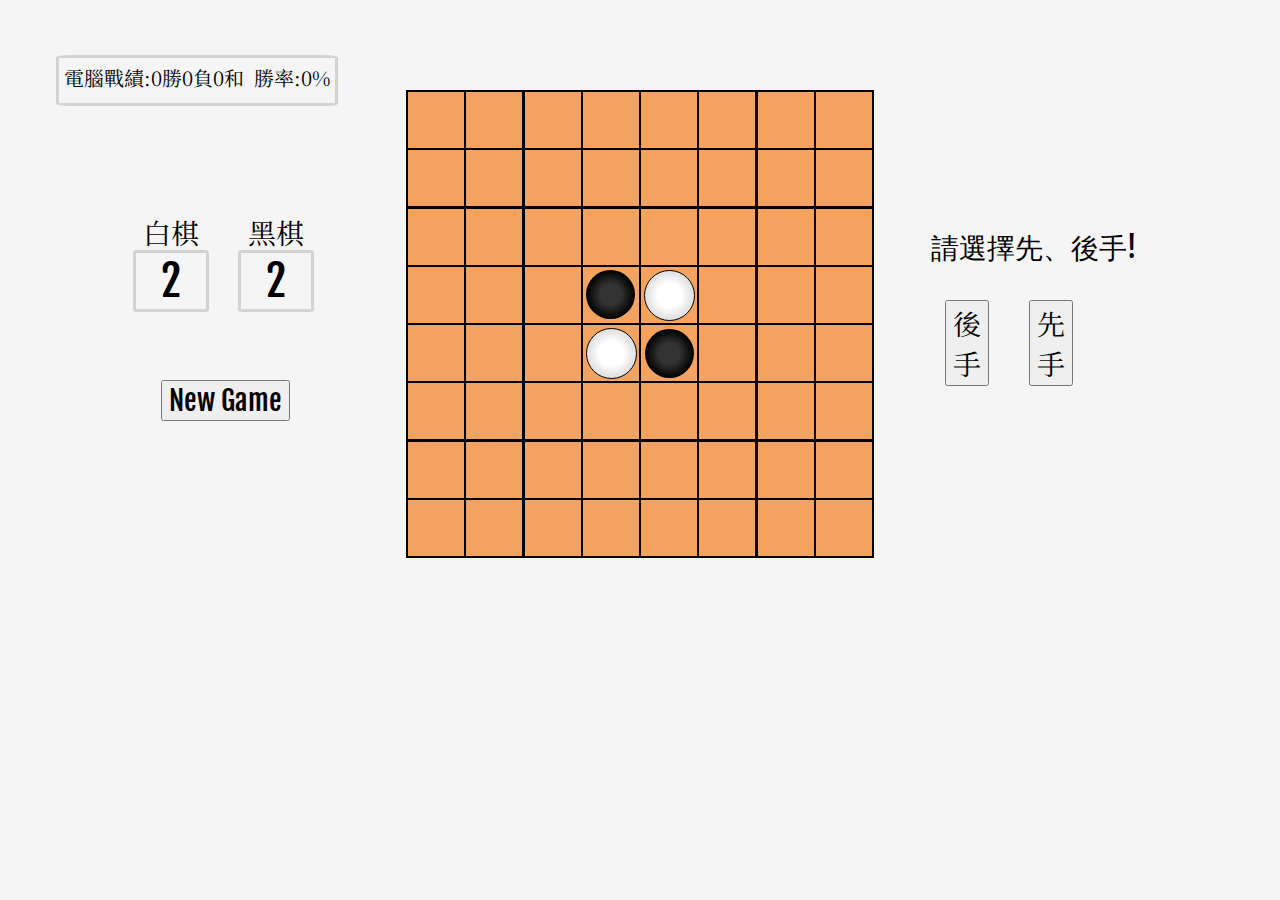
<file: easyversion.html>
<!DOCTYPE html>
<html>
    
<head>
    <meta charset="utf-8">
    <title>黑白棋</title>
    <meta name="keywords" content="homepage">
<!--    <meta name="viewpoint" content="width=device-width, inital-scale=0.75,maximum-scale=1.0, user-scalable=0">-->
    <link rel="shortcut icon" href="images/favicon.ico">
    <link rel="stylesheet" type="text/css" href="final.css">
</head>
    
<body>
    <script src="https://ajax.googleapis.com/ajax/libs/jquery/3.5.1/jquery.min.js"></script>
    <div id="container"> 
        <div id="turn">YOUR TURN!</div>
        <div id="choose">請選擇先、後手!</div>

        <div class="grade bgrade">2</div>
        <div class="grade wgrade">2</div>
        <div class="title bgrade">黑棋</div>
        <div class="title wgrade">白棋</div>
        <div class="AIgrade">電腦戰績:0勝0負0和&nbsp;&nbsp;勝率:0%</div>
        <button type="button" onclick="whitefirst();" class="btn bwhite">後手</button>
        <button type="button" onclick="blackfirst();" class="btn bblack">先手</button>
        <button type="button" onclick="reload();" class="btn reload">New Game</button>
        <div class="banner"></div>
    </div>
    <script type="text/javascript" src="easyversion.js"></script>
</body>
    
</html>
</file>
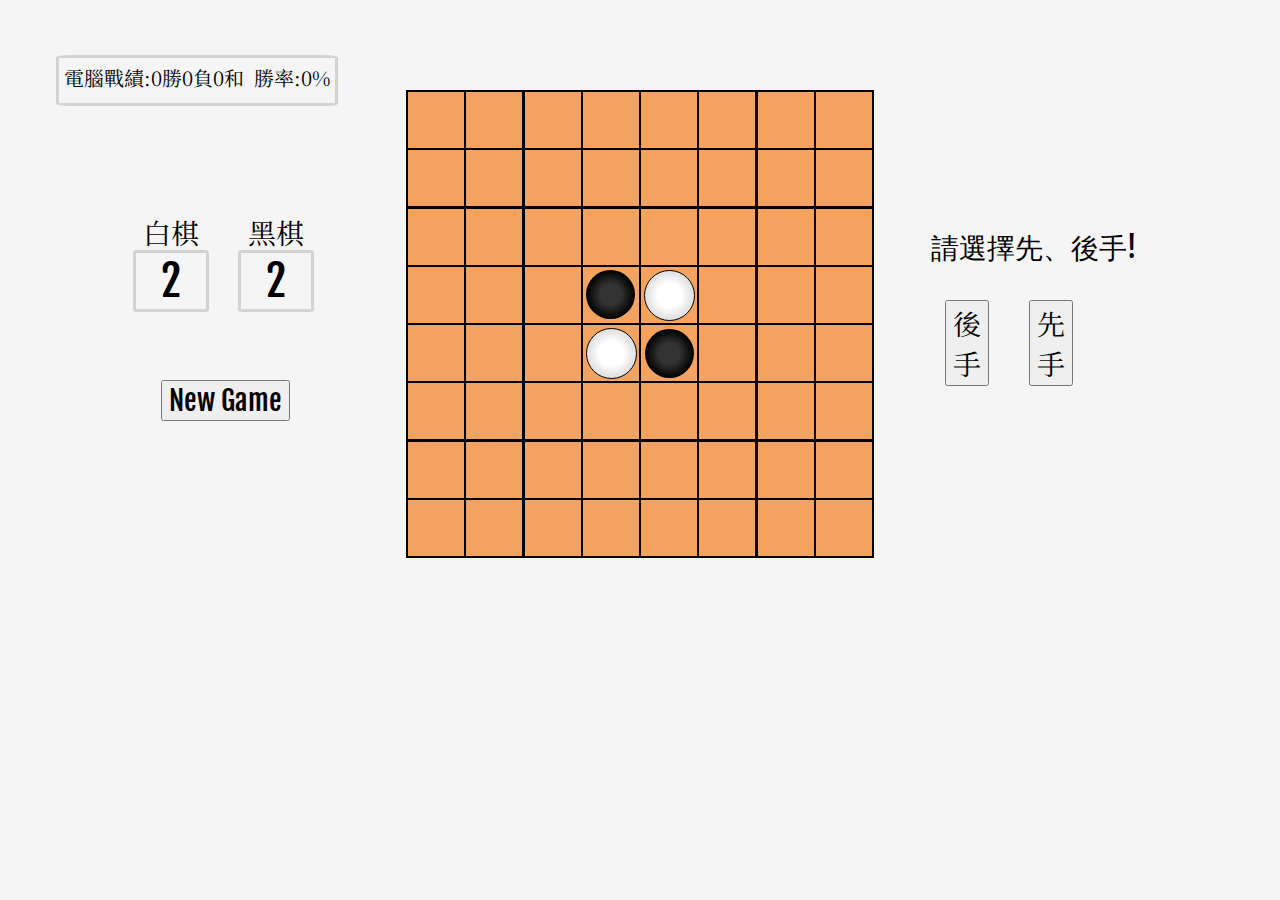
<file: hardversion.html>
<!DOCTYPE html>
<html>
    
<head>
    <meta charset="utf-8">
    <title>黑白棋</title>
    <meta name="keywords" content="homepage">
<!--    <meta name="viewpoint" content="width=device-width, inital-scale=0.75,maximum-scale=1.0, user-scalable=0">-->
    <link rel="shortcut icon" href="images/favicon.ico">
    <link rel="stylesheet" type="text/css" href="final.css">
</head>
    
<body>
    <script src="https://ajax.googleapis.com/ajax/libs/jquery/3.5.1/jquery.min.js"></script>
    <div id="container"> 
        <div id="turn">YOUR TURN!</div>
        <div id="choose">請選擇先、後手!</div>

        <div class="grade bgrade">2</div>
        <div class="grade wgrade">2</div>
        <div class="title bgrade">黑棋</div>
        <div class="title wgrade">白棋</div>
        <div class="AIgrade">電腦戰績:0勝0負0和&nbsp;&nbsp;勝率:0%</div>
        <button type="button" onclick="whitefirst();" class="btn bwhite">後手</button>
        <button type="button" onclick="blackfirst();" class="btn bblack">先手</button>
        <button type="button" onclick="reload();" class="btn reload">New Game</button>
        <div class="banner"></div>
    </div>
    <script type="text/javascript" src="hardversion.js"></script>
</body>
    
</html>
</file>
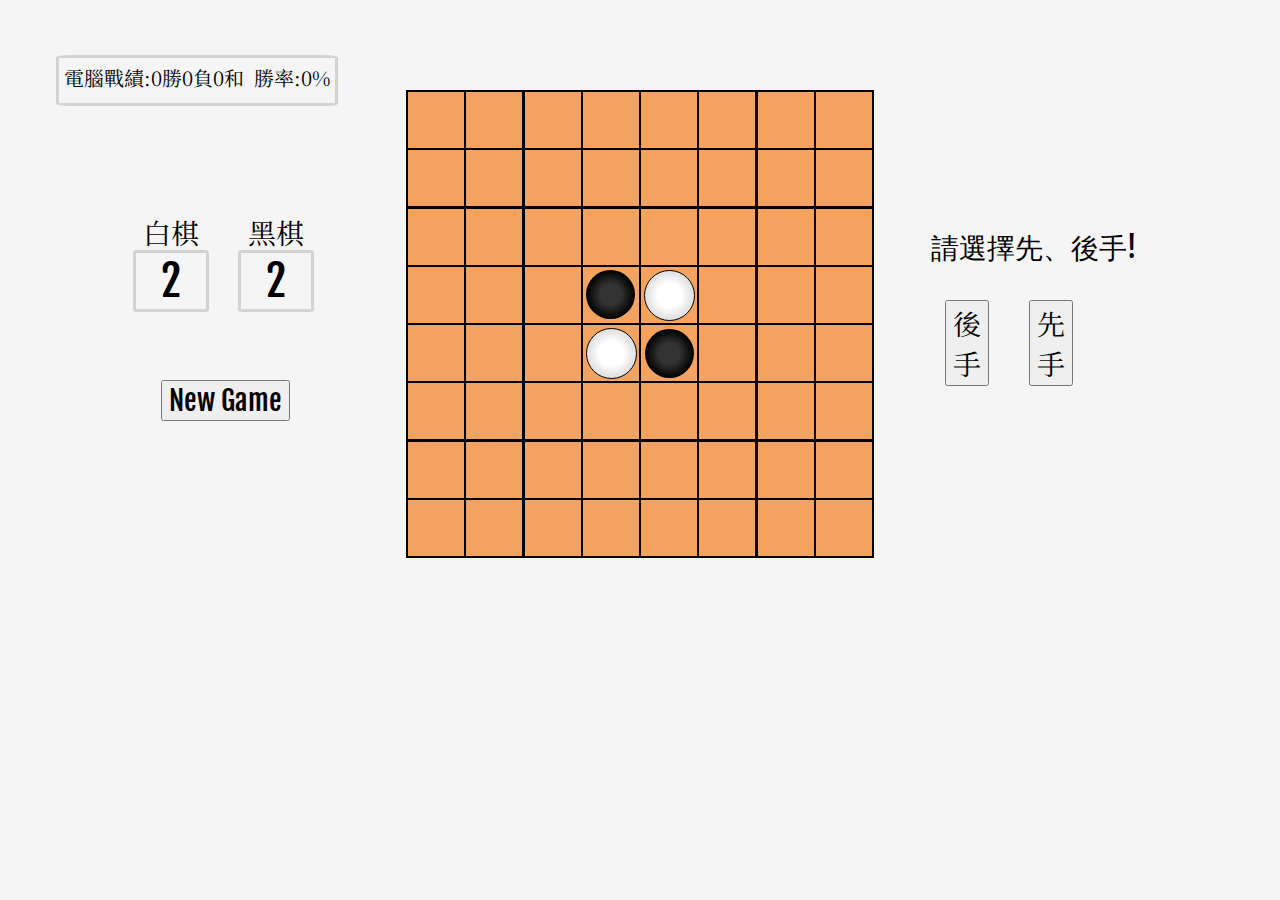
<file: mediumversion.html>
<!DOCTYPE html>
<html>
    
<head>
    <meta charset="utf-8">
    <title>黑白棋</title>
    <meta name="keywords" content="homepage">
    <link rel="shortcut icon" href="images/favicon.ico">
    <link rel="stylesheet" type="text/css" href="final.css">
</head>
    
<body>
    <script src="https://ajax.googleapis.com/ajax/libs/jquery/3.5.1/jquery.min.js"></script>
    <div id="container"> 
        <div id="turn">YOUR TURN!</div>
        <div id="choose">請選擇先、後手!</div>

        <div class="grade bgrade">2</div>
        <div class="grade wgrade">2</div>
        <div class="title bgrade">黑棋</div>
        <div class="title wgrade">白棋</div>
        <div class="AIgrade">電腦戰績:0勝0負0和&nbsp;&nbsp;勝率:0%</div>
        <button type="button" onclick="whitefirst();" class="btn bwhite">後手</button>
        <button type="button" onclick="blackfirst();" class="btn bblack">先手</button>
        <button type="button" onclick="reload();" class="btn reload">New Game</button>
        <div class="banner"></div>
    </div>
    <script type="text/javascript" src="mediumversion.js"></script>
</body>
    
</html>
</file>
<file: final.css>
@import url('https://fonts.googleapis.com/css2?family=Fjalla+One&family=Noto+Serif+TC:wght@500&display=swap');
body{
    background-color: whitesmoke;
}
.banner {
    background-color: red;
    width: 560px;
    height: auto;
    position: absolute;
    top: 189px;
    right: -42px;
    opacity: 85%;
    display: none;
    font-size: 42px;
    color: white;
    font-family: fantasy;
    text-align: center;
    padding-top: 14px;
    padding-bottom:14px;
}
.btn.bwhite{
    position: absolute;
    left: 539px;
    font-family: 'Noto Serif TC', serif;
}
.btn.bblack{
    position: absolute;
    left: 623px;
    font-family: 'Noto Serif TC', serif;
}
.btn.reload{
    position: absolute;
    left: -245px;
    top : 290px;
    font-family: 'Fjalla One' ,serif;
}
.btn{
    top: 210px;
    font-size: 28px;
}
.title{
    font-size: 28px;
    position: absolute;
    top:121.5px;
    height: 35px;
    width: 70px;
    text-align: center;
    font-family: 'Noto Serif TC', serif;
}
.title.bgrade{
    left: -164.5px;
}
.title.wgrade{
    left: -269.5px;
}
.grade{
    font-family: 'Fjalla One' ,serif;
    font-size: 14px;
    border: lightgray solid 3.5px;
    border-radius: 5%;
    top: 160px;
    font-size: 42px;
    line-height: 56px;
    text-align: center;
    width: 70px;
    height: 56px;
}
.grade.bgrade{
    position: absolute;
    left: -168px;
}
.grade.wgrade{
    position: absolute;
    left: -273px;
}
.AIgrade{
    font-size: 20px;
    position: absolute;
    top:-35px;
    left: -350px;
    height: 35px;
    width: auto;
    padding: 5px;
    text-align: center;
    font-family: 'Noto Serif TC', serif;
    border: lightgray 3px solid;
    border-radius: 5%;
}
#container{
    background-color: black;
    height: 29.26em;
    width: 29.26em;
    margin: 0 auto;
    margin-top: 10vh;
    position: relative;
}
div#container .square: nth-of-type(8n+1) {
    clear:both;
}

.square {
    float: left;
    height: 3.5em;
    width: 3.5em;
    margin-left: 0.14em;
    margin-top: 0.14em;
}

.square s0{
/*    do nothing.*/
}

.square .s1{
    padding: 0px;
    margin: 3.5px;
    width: 49px;
    height: 49px;
    background-image: radial-gradient(#333333 30%, black 70%);
    border-radius: 100%;
}

.square .s2{
    padding: 0px;
    margin: 2.8px;
    width: 49px;
    height: 49px;
    background-image: radial-gradient(white 35%, #e3e3e3 65%);
    border-radius: 100%;
    border: solid 0.14px black;
}

#active:hover{
    background-color: saddlebrown!important;
}

#turn{
    position: absolute;
    left: 539px;
    font-size: 35px;
    width: 210px;
    top: 70px;
    font-family: 'Fjalla One' ,serif;
    display: none;
}
#choose{
    position: absolute;
    left: 525px;
    font-size: 28px;
    width: 210px;
    top: 140px;
    font-family: 'Fjalla One' ,serif;
}
</file>
